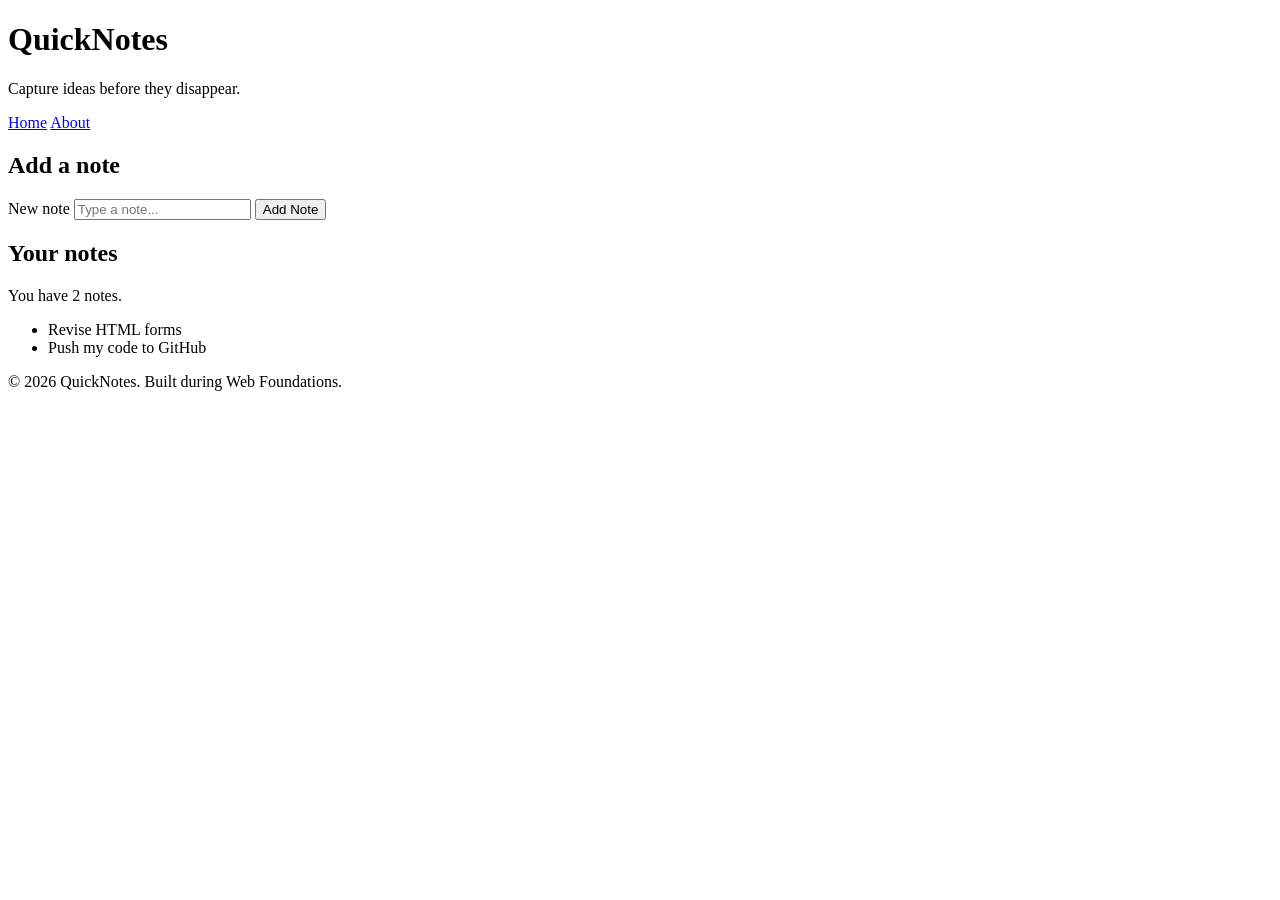
<file: Day1/index.html>
<!DOCTYPE html>
<html lang="en">
  <head>
    <meta charset="UTF-8" />
    <meta name="viewport" content="width=device-width, initial-scale=1.0" />
    <title>QuickNotes</title>
  </head>
  <body>
    <header>
      <h1>QuickNotes</h1>
      <p>Capture ideas before they disappear.</p>

      <nav>
        <a href="index.html">Home</a>
        <a href="about.html">About</a>
      </nav>
    </header>

    <main>
      <section>
        <h2>Add a note</h2>
        <form id="note-form">
          <label for="note-input">New note</label>
          <input
            type="text"
            id="note-input"
            placeholder="Type a note..."
          />
          <button type="submit">Add Note</button>
        </form>
      </section>

      <section>
        <h2>Your notes</h2>
        <p id="note-count">You have 2 notes.</p>
        <ul id="notes-list">
          <li>Revise HTML forms</li>
          <li>Push my code to GitHub</li>
        </ul>
      </section>
    </main>

    <footer>
      <p>&copy; 2026 QuickNotes. Built during Web Foundations.</p>
    </footer>
  </body>
</html>
</file>
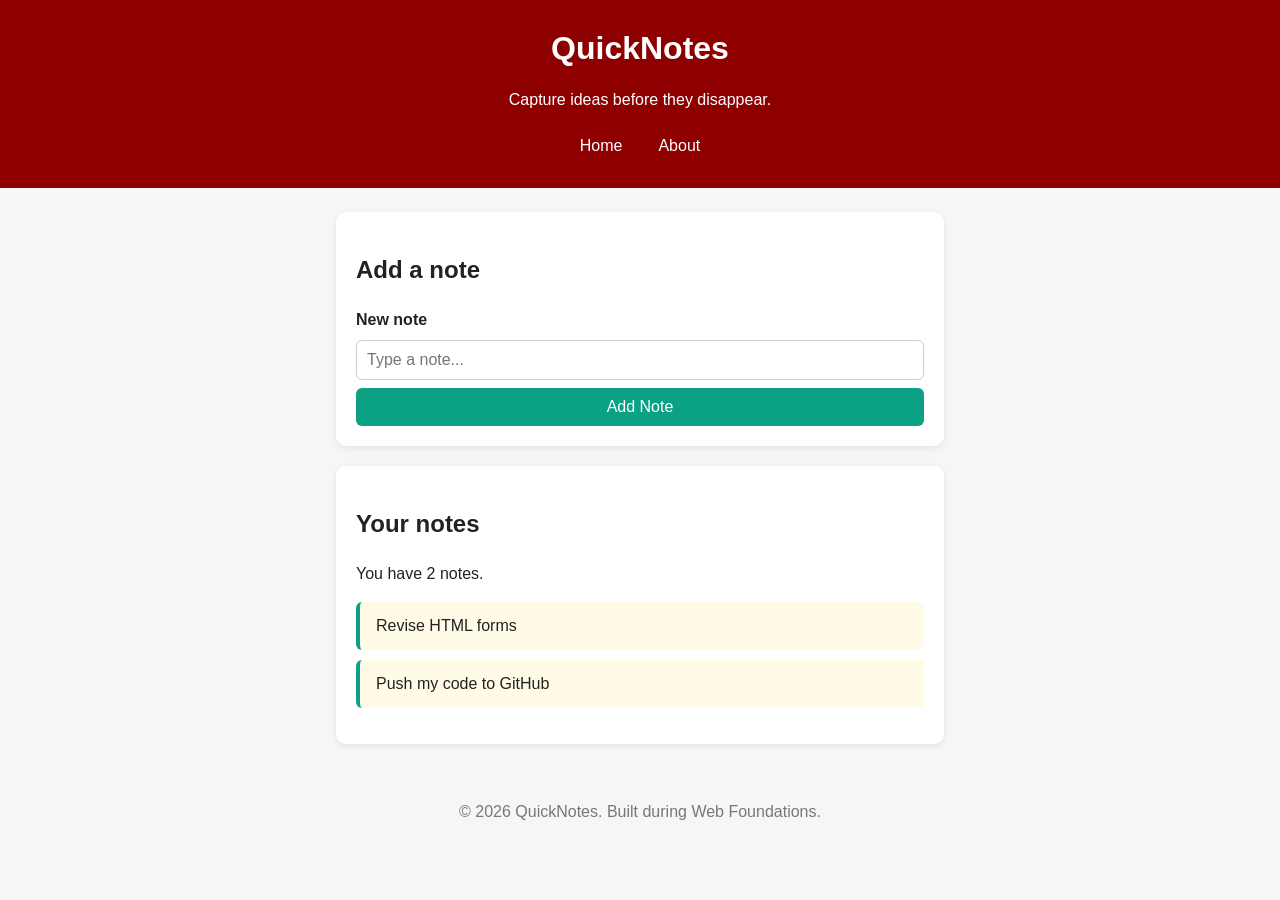
<file: Day2/index.html>
<!DOCTYPE html>
<html lang="en">
  <head>
    <meta charset="UTF-8" />
    <meta name="viewport" content="width=device-width, initial-scale=1.0" />
    <title>QuickNotes</title>
    <link rel="stylesheet" href="style.css" />
  </head>

  <body>
    <header>
      <h1>QuickNotes</h1>
      <p>Capture ideas before they disappear.</p>

      <nav>
        <a href="index.html">Home</a>
        <a href="about.html">About</a>
      </nav>
    </header>

    <main>
      <section>
        <h2>Add a note</h2>

        <form id="note-form">
          <label for="note-input">New note</label>

          <input
            type="text"
            id="note-input"
            placeholder="Type a note..."
          />

          <button type="submit">Add Note</button>
        </form>
      </section>

      <section>
        <h2>Your notes</h2>

        <p id="note-count">You have 2 notes.</p>

        <ul id="notes-list">
          <li>Revise HTML forms</li>
          <li>Push my code to GitHub</li>
        </ul>
      </section>
    </main>

    <footer>
      <p>&copy; 2026 QuickNotes. Built during Web Foundations.</p>
    </footer>
  </body>
</html>
</file>
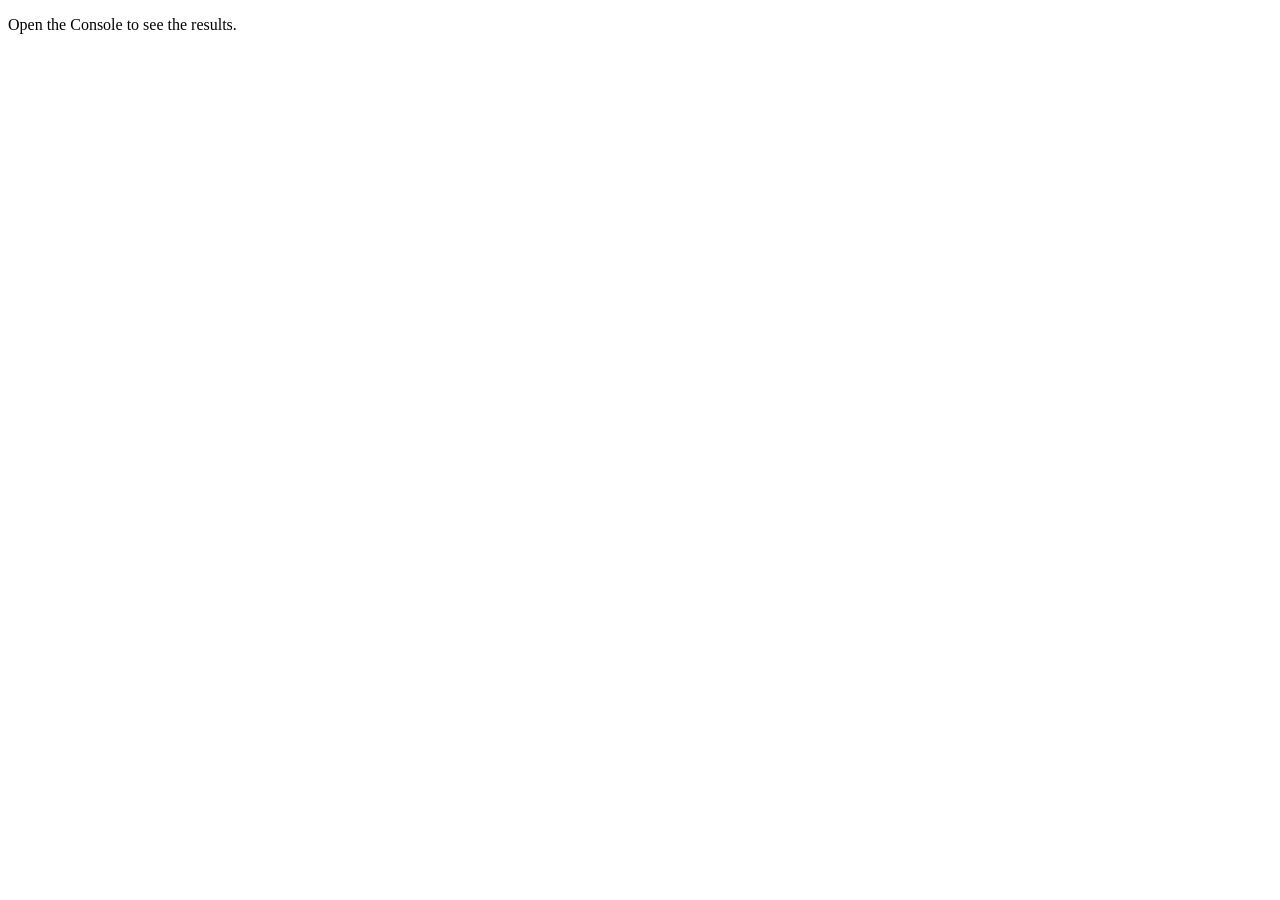
<file: Day3/index.html>
<!DOCTYPE html>
<html lang="en">
  <head>
    <meta charset="UTF-8" />
    <meta name="viewport" content="width=device-width, initial-scale=1.0" />
    <title>Notes Toolkit</title>
    <script src="script.js" defer></script>
  </head>

  <body>
    <p>Open the Console to see the results.</p>
  </body>
</html>
</file>
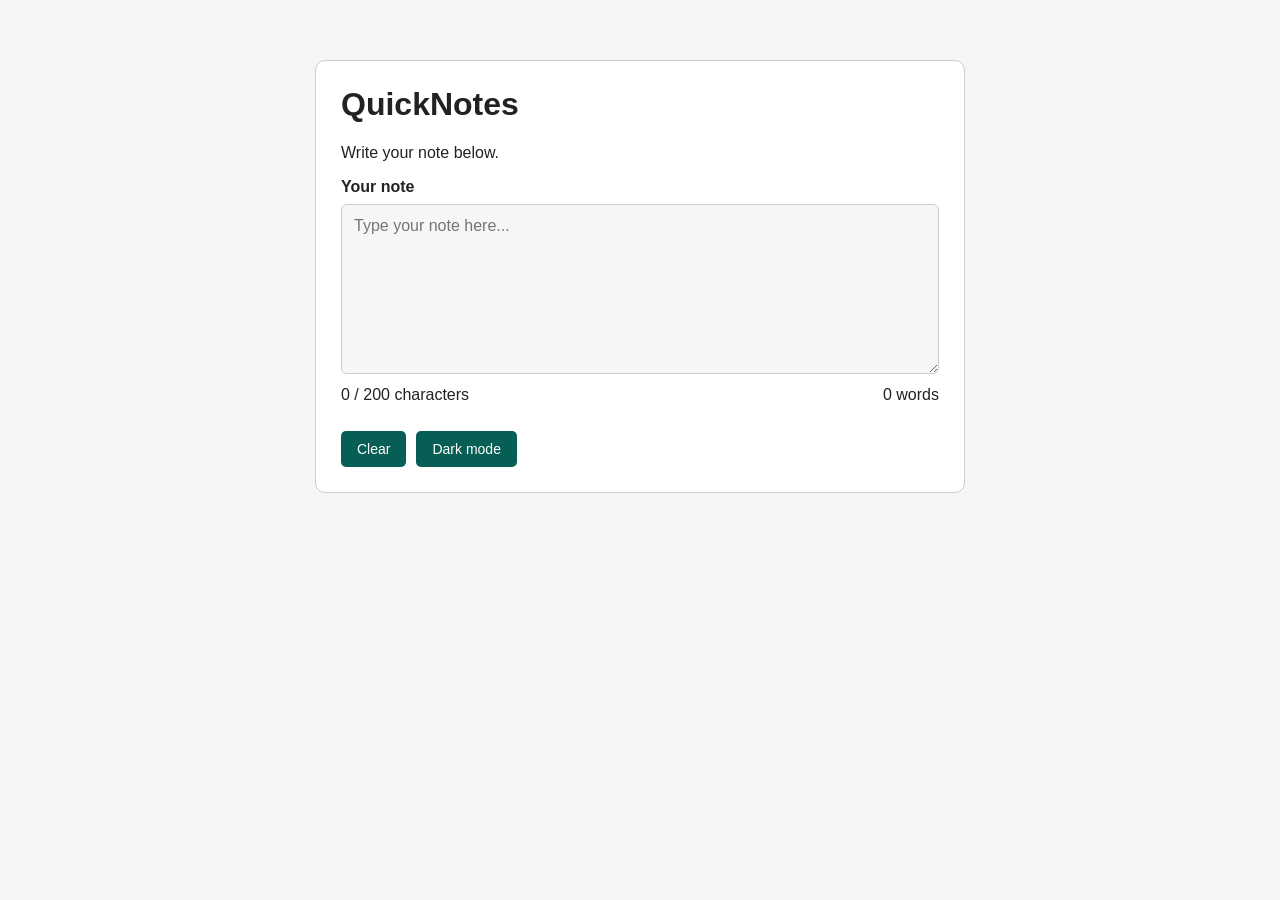
<file: Day4/index.html>
<!DOCTYPE html>
<html lang="en">
<head>
    <meta charset="UTF-8">
    <meta name="viewport" content="width=device-width, initial-scale=1.0">
    <title>Day 4 - Live Character Counter</title>

    <link rel="stylesheet" href="style.css">
    <script src="script.js" defer></script>
</head>

<body>
    <main class="container">
        <h1>QuickNotes</h1>
        <p>Write your note below.</p>

        <label for="note-text">Your note</label>
        <textarea
            id="note-text"
            rows="8"
            maxlength="200"
            placeholder="Type your note here..."
        ></textarea>

        <div class="counter-container">
            <p id="char-count">0 / 200 characters</p>
            <p id="word-count">0 words</p>
        </div>

        <div class="actions">
            <button id="clear-btn" type="button">Clear</button>
            <button id="theme-toggle" type="button">Dark mode</button>
        </div>
    </main>
</body>
</html>
</file>
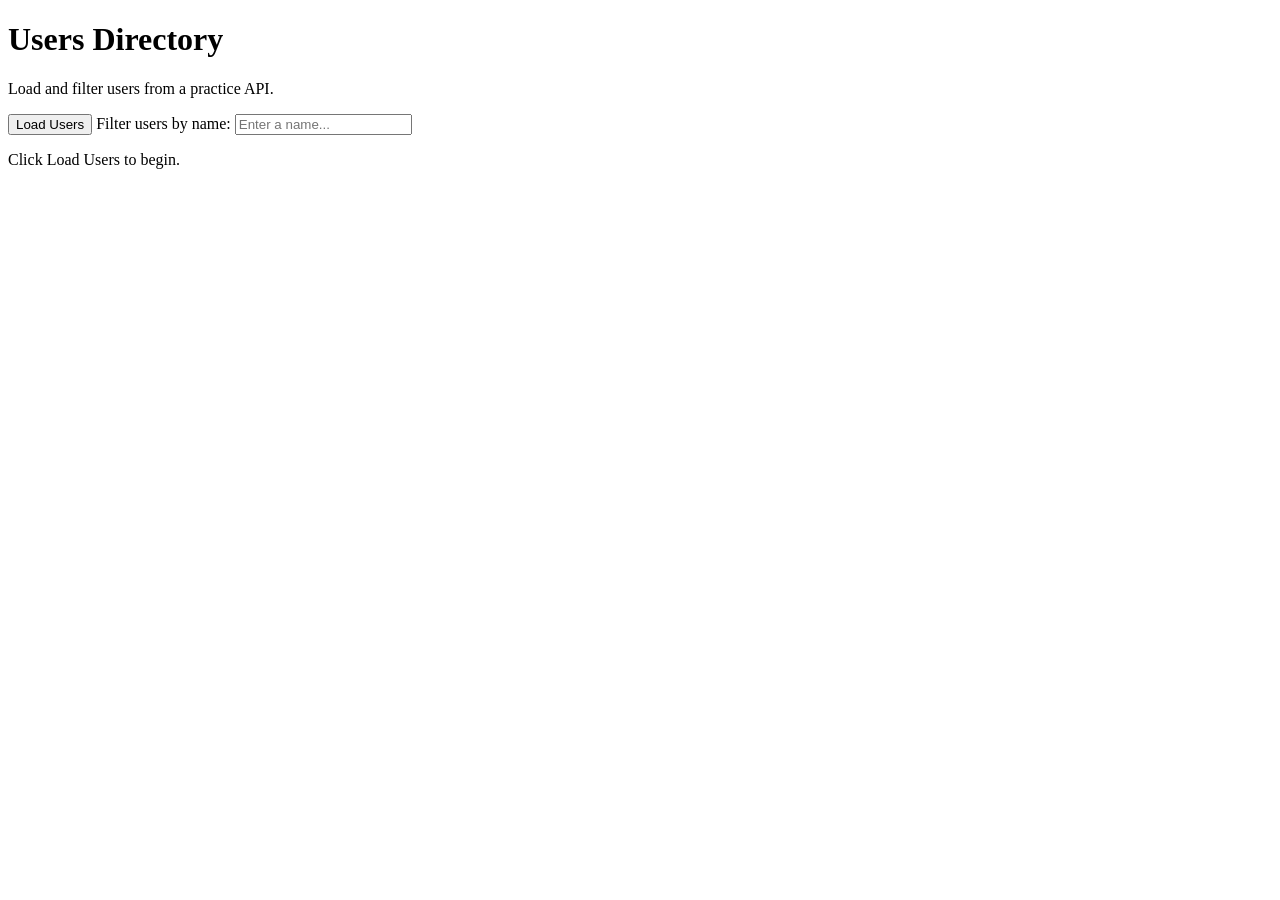
<file: Day5/index.html>
<!DOCTYPE html>
<html lang="en">
<head>
    <meta charset="UTF-8">
    <meta name="viewport" content="width=device-width, initial-scale=1.0">
    <title>Day 5 - Users API</title>
    <script src="users.js" defer></script>
</head>
<body>
    <header>
        <h1>Users Directory</h1>
        <p>Load and filter users from a practice API.</p>
    </header>

    <main>
        <section>
            <button id="load-users" type="button">Load Users</button>

            <label for="filter-input">Filter users by name:</label>
            <input
                id="filter-input"
                type="text"
                placeholder="Enter a name..."
            >

            <p id="status" role="status">Click Load Users to begin.</p>

            <ul id="users-list"></ul>
        </section>
    </main>
</body>
</html>
</file>
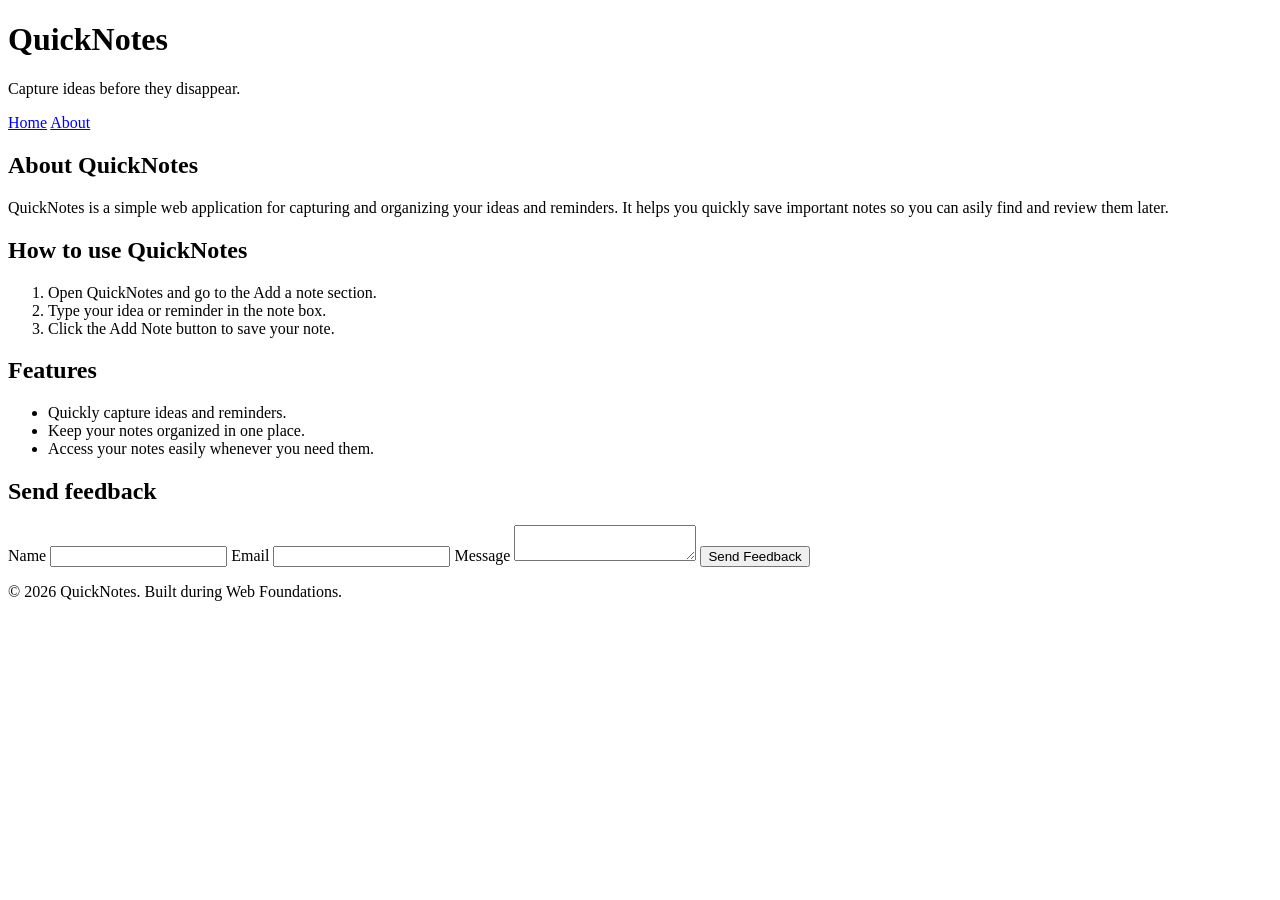
<file: Day1/about.html>
<!DOCTYPE html>
<html lang="en">
  <head>
    <meta charset="UTF-8" />
    <meta name="viewport" content="width=device-width, initial-scale=1.0" />
    <title>About QuickNotes</title>
  </head>

  <body>
    <header>
      <h1>QuickNotes</h1>
      <p>Capture ideas before they disappear.</p>

      <nav>
        <a href="index.html">Home</a>
        <a href="about.html">About</a>
      </nav>
    </header>

    <main>
        <h2>About QuickNotes</h2>
        <p>
        QuickNotes is a simple web application for capturing and organizing your
        ideas and reminders. It helps you quickly save important notes so you can
        asily find and review them later.
        </p>
      <section>
        <h2>How to use QuickNotes</h2>
        <ol>
            <li>Open QuickNotes and go to the Add a note section.</li>
            <li>Type your idea or reminder in the note box.</li>
            <li>Click the Add Note button to save your note.</li>
        </ol>
      </section>

      <section>
         <h2>Features</h2>
         <ul>
            <li>Quickly capture ideas and reminders.</li>
            <li>Keep your notes organized in one place.</li>
            <li>Access your notes easily whenever you need them.</li>
        </ul>
      </section>

      <section>
        <h2>Send feedback</h2>
        <form>
            <label for="name">Name</label>
            <input type="text" id="name" name="name" required />

            <label for="email">Email</label>
            <input type="email" id="email" name="email" required />

            <label for="message">Message</label>
            <textarea id="message" name="message" required></textarea>

        <button type="submit">Send Feedback</button>
        </form>
      </section>
    </main>

    <footer>
      <p>&copy; 2026 QuickNotes. Built during Web Foundations.</p>
    </footer>
  </body>
</html>
</file>
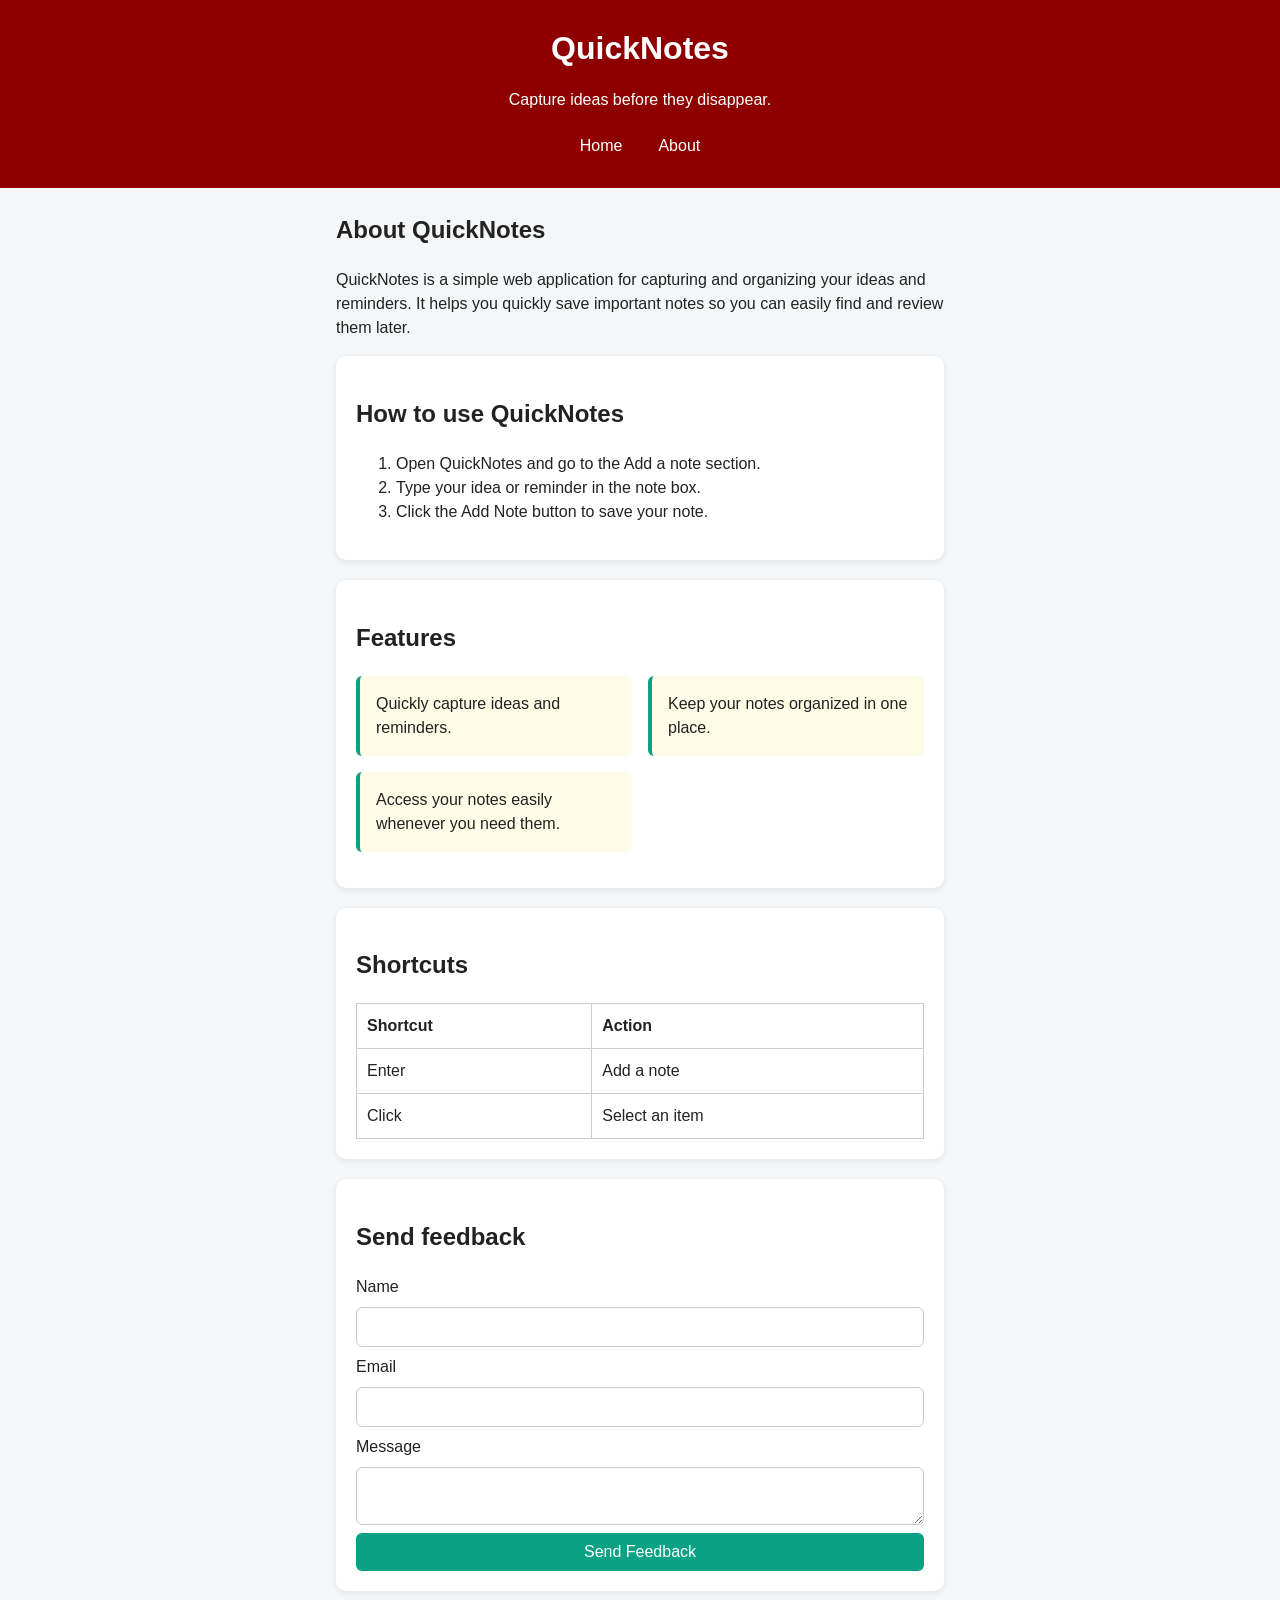
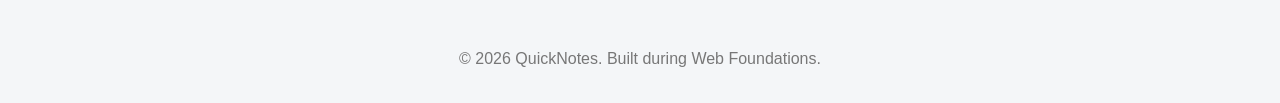
<file: Day2/about.html>
<!DOCTYPE html>
<html lang="en">
  <head>
    <meta charset="UTF-8" />
    <meta name="viewport" content="width=device-width, initial-scale=1.0" />
    <title>About QuickNotes</title>
    <link rel="stylesheet" href="style.css" />
  </head>

  <body>
    <header>
      <h1>QuickNotes</h1>
      <p>Capture ideas before they disappear.</p>

      <nav>
        <a href="index.html">Home</a>
        <a href="about.html">About</a>
      </nav>
    </header>

    <main>
      <h2>About QuickNotes</h2>

      <p>
        QuickNotes is a simple web application for capturing and organizing
        your ideas and reminders. It helps you quickly save important notes so
        you can easily find and review them later.
      </p>

      <section>
        <h2>How to use QuickNotes</h2>

        <ol>
          <li>Open QuickNotes and go to the Add a note section.</li>
          <li>Type your idea or reminder in the note box.</li>
          <li>Click the Add Note button to save your note.</li>
        </ol>
      </section>

      <section>
        <h2>Features</h2>

        <ul class="features">
          <li>Quickly capture ideas and reminders.</li>
          <li>Keep your notes organized in one place.</li>
          <li>Access your notes easily whenever you need them.</li>
        </ul>
      </section>

      <section>
        <h2>Shortcuts</h2>

        <table>
          <thead>
            <tr>
              <th>Shortcut</th>
              <th>Action</th>
            </tr>
          </thead>

          <tbody>
            <tr>
              <td>Enter</td>
              <td>Add a note</td>
            </tr>

            <tr>
              <td>Click</td>
              <td>Select an item</td>
            </tr>
          </tbody>
        </table>
      </section>

      <section>
        <h2>Send feedback</h2>

        <form>
          <label for="name">Name</label>
          <input type="text" id="name" name="name" required />

          <label for="email">Email</label>
          <input type="email" id="email" name="email" required />

          <label for="message">Message</label>
          <textarea id="message" name="message" required></textarea>

          <button type="submit">Send Feedback</button>
        </form>
      </section>
    </main>

    <footer>
      <p>&copy; 2026 QuickNotes. Built during Web Foundations.</p>
    </footer>
  </body>
</html>
</file>
<file: Day2/style.css>
*,
*::before,
*::after {
  box-sizing: border-box;
}

body {
  margin: 0;
  font-family: "Segoe UI", Arial, sans-serif;
  background-color: #f4f6f8;
  color: #222;
  line-height: 1.5;
}

/* Header */

header {
  background-color: #8e0000;
  color: white;
  text-align: center;
  padding: 24px 16px;
}

header h1 {
  margin: 0;
}

/* Navigation */

nav {
  display: flex;
  justify-content: center;
  align-items: center;
  gap: 16px;
  margin-top: 16px;
}

nav a {
  color: white;
  text-decoration: none;
  padding: 6px 10px;
  transition: background-color 0.2s ease, color 0.2s ease;
}

nav a:hover {
  background-color: white;
  color: #8e0000;
  border-radius: 4px;
}

/* Main content */

main {
  max-width: 640px;
  margin: 24px auto;
  padding: 0 16px;
}

/* Section cards */

section {
  background-color: white;
  padding: 20px;
  border-radius: 10px;
  margin-bottom: 20px;
  box-shadow: 0 2px 6px rgba(0, 0, 0, 0.08);
}

/* Note form */

#note-form {
  display: flex;
  gap: 8px;
  flex-wrap: wrap;
}

#note-form label {
  width: 100%;
  font-weight: bold;
}

#note-input {
  flex: 1;
  padding: 10px;
  border: 1px solid #ccc;
  border-radius: 6px;
  font-size: 1rem;
}

/* Buttons */

button {
  background-color: #0ba184;
  color: white;
  border: none;
  padding: 10px 18px;
  border-radius: 6px;
  font-size: 1rem;
  cursor: pointer;
  transition: background-color 0.2s ease, transform 0.2s ease;
}

button:hover {
  background-color: #088a70;
  transform: translateY(-2px);
}

/* Notes list */

#notes-list {
  list-style: none;
  padding: 0;
}

#notes-list li {
  background-color: #fffbe6;
  border-left: 4px solid #0ba184;
  padding: 12px 16px;
  margin-bottom: 10px;
  border-radius: 6px;
}

/* Features grid */

.features {
  display: grid;
  grid-template-columns: repeat(auto-fit, minmax(180px, 1fr));
  gap: 16px;
  list-style: none;
  padding: 0;
}

.features li {
  background-color: #fffbe6;
  border-left: 4px solid #0ba184;
  padding: 16px;
  border-radius: 6px;
}

/* Shortcuts table */

table {
  width: 100%;
  border-collapse: collapse;
}

th,
td {
  border: 1px solid #ccc;
  padding: 10px;
  text-align: left;
}

/* Feedback form */

section form {
  display: flex;
  flex-direction: column;
  gap: 8px;
}

section form input,
section form textarea {
  width: 100%;
  padding: 10px;
  border: 1px solid #ccc;
  border-radius: 6px;
  font-size: 1rem;
  font-family: inherit;
}

section form textarea {
  resize: vertical;
}

/* Footer */

footer {
  text-align: center;
  color: #777;
  padding: 16px;
}

/* Small screens */

@media (max-width: 600px) {
  header {
    padding: 18px 12px;
  }

  header h1 {
    font-size: 1.8rem;
  }

  #note-form {
    flex-direction: column;
  }

  #note-input,
  #note-form button {
    width: 100%;
  }
}
</file>
<file: Day4/style.css>
:root {
    --bg-color: #f4f6f8;
    --text-color: #222222;
    --card-color: #ffffff;
    --border-color: #cccccc;
    --button-color: #075e54;
    --button-text: #ffffff;
}

body.dark {
    --bg-color: #181818;
    --text-color: #f1f1f1;
    --card-color: #282828;
    --border-color: #555555;
    --button-color: #168578;
    --button-text: #ffffff;
}

* {
    box-sizing: border-box;
}

body {
    margin: 0;
    padding: 30px 16px;
    background-color: var(--bg-color);
    color: var(--text-color);
    font-family: Arial, sans-serif;
    transition: background-color 0.3s, color 0.3s;
}

.container {
    max-width: 650px;
    margin: 30px auto;
    padding: 25px;
    background-color: var(--card-color);
    border: 1px solid var(--border-color);
    border-radius: 10px;
}

h1 {
    margin-top: 0;
}

label {
    display: block;
    margin-bottom: 8px;
    font-weight: bold;
}

textarea {
    display: block;
    width: 100%;
    padding: 12px;
    border: 1px solid var(--border-color);
    border-radius: 6px;
    background-color: var(--bg-color);
    color: var(--text-color);
    font: inherit;
    resize: vertical;
}

.counter-container {
    display: flex;
    justify-content: space-between;
    flex-wrap: wrap;
    gap: 10px;
}

.counter-container p {
    margin: 12px 0;
}

.warning {
    color: orange;
}

.over {
    color: red;
    font-weight: bold;
}

.actions {
    display: flex;
    flex-wrap: wrap;
    gap: 10px;
    margin-top: 15px;
}

button {
    padding: 10px 16px;
    border: none;
    border-radius: 5px;
    background-color: var(--button-color);
    color: var(--button-text);
    cursor: pointer;
    font-size: 14px;
}

button:hover {
    opacity: 0.85;
}

@media (max-width: 480px) {
    .container {
        padding: 18px;
    }

    .counter-container {
        flex-direction: column;
        gap: 0;
    }
}
</file>
